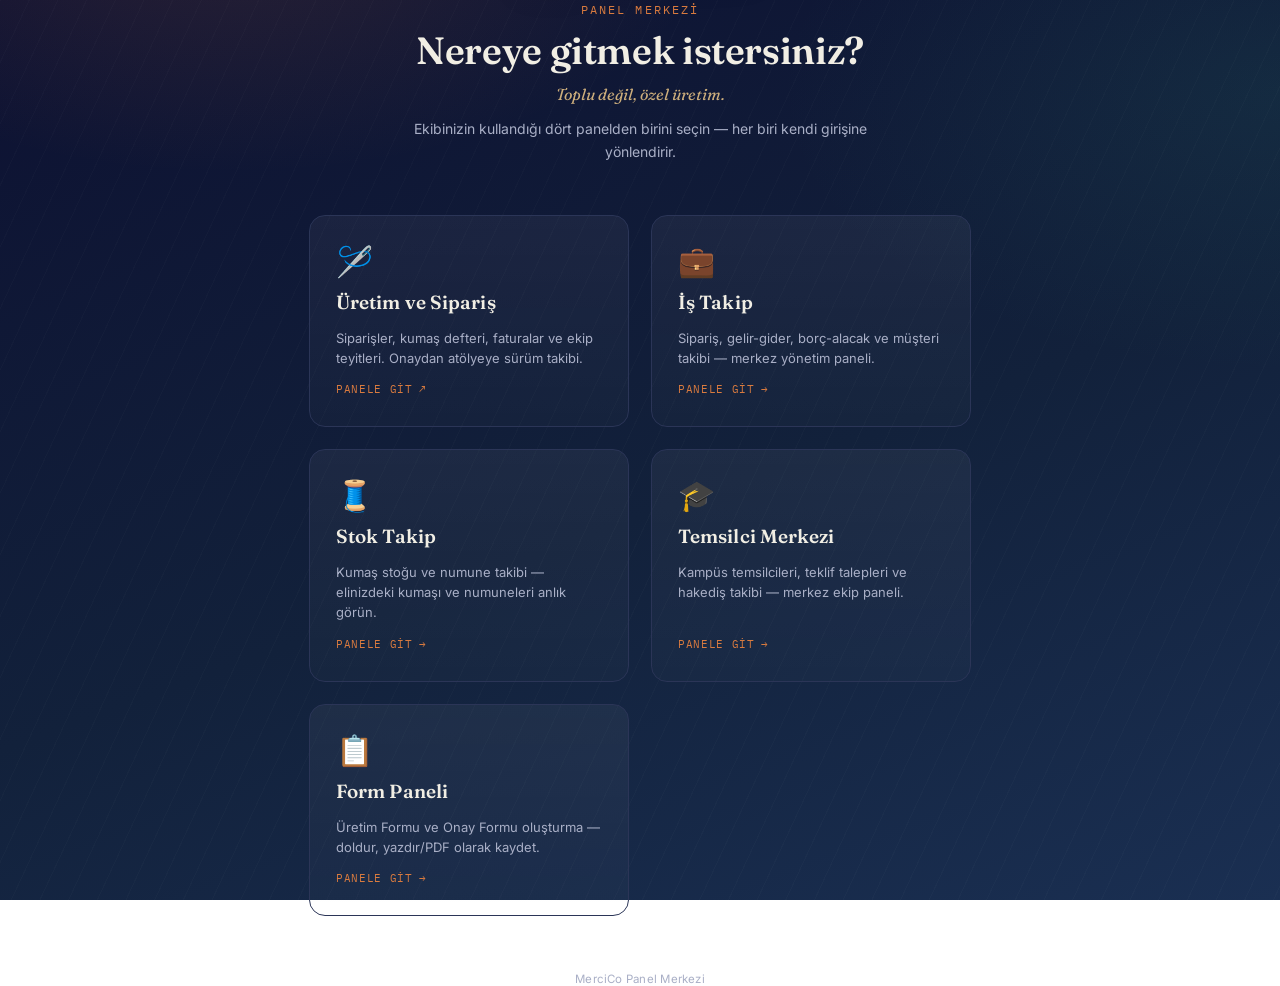
<file: hub.html>
<!DOCTYPE html>
<html lang="tr">
<head>
<meta charset="UTF-8">
<meta name="viewport" content="width=device-width, initial-scale=1.0">
<title>MerciCo — Panel Merkezi</title>
<link rel="preconnect" href="https://fonts.googleapis.com">
<link href="https://fonts.googleapis.com/css2?family=Fraunces:opsz,wght@9..144,400;9..144,500;9..144,600;9..144,700&family=Inter:wght@400;500;600&family=IBM+Plex+Mono:wght@400;500;600&display=swap" rel="stylesheet">
<style>
  :root{
    --navy-deep:#0D1132;
    --navy:#12213B;
    --navy2:#1A2F52;
    --ink:#F1EEE4;
    --ink-dim:#A9AFC6;
    --orange:#D97B3F;
    --teal:#2E8F7C;
    --gold:#CDAE7C;
    --line:#2B3557;
  }
  *{box-sizing:border-box;}
  html,body{height:100%;}
  body{
    margin:0;
    color:var(--ink);
    font-family:'Inter',sans-serif;
    min-height:100vh;
    display:flex;
    flex-direction:column;
    align-items:center;
    justify-content:center;
    padding:48px 24px;
    background:
      radial-gradient(900px 480px at 18% -10%, rgba(217,123,63,.14), transparent 55%),
      radial-gradient(1000px 560px at 100% 10%, rgba(46,143,124,.12), transparent 50%),
      linear-gradient(160deg, var(--navy-deep) 0%, var(--navy) 55%, var(--navy2) 100%);
    background-attachment:fixed;
    position:relative;
    overflow-x:hidden;
  }
  /* faint stitch-line texture */
  body::before{
    content:"";
    position:fixed; inset:0;
    background-image:
      repeating-linear-gradient(115deg, rgba(255,255,255,.02) 0px, rgba(255,255,255,.02) 1px, transparent 1px, transparent 26px);
    pointer-events:none;
  }
 
  .hero{
    text-align:center;
    max-width:640px;
    margin-bottom:52px;
    position:relative;
    z-index:1;
  }
  .hero img{
    height:64px;
    width:auto;
    margin-bottom:20px;
    filter:drop-shadow(0 6px 18px rgba(0,0,0,.35));
  }
  .eyebrow{
    font-family:'IBM Plex Mono',monospace;
    font-size:11.5px;
    letter-spacing:.18em;
    text-transform:uppercase;
    color:var(--orange);
    margin:0 0 10px;
  }
  h1{
    font-family:'Fraunces',serif;
    font-weight:600;
    font-size:clamp(28px,4vw,38px);
    margin:0 0 10px;
    letter-spacing:-.01em;
  }
  .tagline{
    font-family:'Fraunces',serif;
    font-style:italic;
    font-size:16px;
    color:var(--gold);
    margin:0 0 6px;
  }
  .sub{
    color:var(--ink-dim);
    font-size:14px;
    line-height:1.6;
    max-width:460px;
    margin:14px auto 0;
  }
 
  .grid{
    display:grid;
    grid-template-columns:repeat(2, minmax(260px, 320px));
    gap:22px;
    position:relative;
    z-index:1;
    width:100%;
    max-width:960px;
    justify-content:center;
  }
  .card{
    display:flex;
    flex-direction:column;
    gap:14px;
    background:linear-gradient(180deg, rgba(255,255,255,.05), rgba(255,255,255,.02));
    border:1px solid var(--line);
    border-radius:16px;
    padding:30px 26px;
    text-decoration:none;
    color:var(--ink);
    position:relative;
    overflow:hidden;
    transition:transform .22s ease, border-color .22s ease, box-shadow .22s ease;
  }
  .card::before{
    content:"";
    position:absolute; left:0; top:0; right:0; height:3px;
    background:linear-gradient(90deg, var(--orange), var(--teal));
    transform:scaleX(0);
    transform-origin:left;
    transition:transform .3s ease;
  }
  .card:hover{
    transform:translateY(-5px);
    border-color:rgba(217,123,63,.45);
    box-shadow:0 16px 40px rgba(0,0,0,.35), 0 0 0 1px rgba(217,123,63,.08);
  }
  .card:hover::before{ transform:scaleX(1); }
  .card .icon{
    font-size:30px;
    line-height:1;
  }
  .card h2{
    font-family:'Fraunces',serif;
    font-size:19px;
    font-weight:600;
    margin:0;
    letter-spacing:.005em;
  }
  .card p{
    font-size:13px;
    color:var(--ink-dim);
    line-height:1.55;
    margin:0;
    flex:1;
  }
  .card .go{
    font-family:'IBM Plex Mono',monospace;
    font-size:11px;
    letter-spacing:.06em;
    text-transform:uppercase;
    color:var(--orange);
    display:flex;
    align-items:center;
    gap:6px;
  }
  .card .go .arrow{ transition:transform .2s ease; }
  .card:hover .go .arrow{ transform:translateX(4px); }
 
  footer{
    margin-top:56px;
    font-size:11.5px;
    color:var(--ink-dim);
    text-align:center;
    position:relative;
    z-index:1;
    letter-spacing:.02em;
  }
 
  @media (max-width:820px){
    .grid{ grid-template-columns:1fr; max-width:340px; }
  }
</style>
</head>
<body>
 
  <div class="hero">
    <img src="[data-uri]" alt="MerciCo">
    <p class="eyebrow">Panel Merkezi</p>
    <h1>Nereye gitmek istersiniz?</h1>
    <p class="tagline">Toplu değil, özel üretim.</p>
    <p class="sub">Ekibinizin kullandığı dört panelden birini seçin — her biri kendi girişine yönlendirir.</p>
  </div>
 
  <div class="grid">
    <a class="card" href="uretim.html">
      <div class="icon">🪡</div>
      <h2>Üretim ve Sipariş</h2>
      <p>Siparişler, kumaş defteri, faturalar ve ekip teyitleri. Onaydan atölyeye sürüm takibi.</p>
      <div class="go">Panele git <span class="arrow">↗</span></div>
    </a>
    <a class="card" href="https://cihan-code.github.io/merci-tekstil-panel/" target="_blank" rel="noopener">
      <div class="icon">💼</div>
      <h2>İş Takip</h2>
      <p>Sipariş, gelir-gider, borç-alacak ve müşteri takibi — merkez yönetim paneli.</p>
      <span class="go">Panele git <span class="arrow">→</span></span>
    </a>
 
    <a class="card" href="https://cihan-code.github.io/merci-tekstil-panel/stok.html" target="_blank" rel="noopener">
      <div class="icon">🧵</div>
      <h2>Stok Takip</h2>
      <p>Kumaş stoğu ve numune takibi — elinizdeki kumaşı ve numuneleri anlık görün.</p>
      <span class="go">Panele git <span class="arrow">→</span></span>
    </a>
 
    <a class="card" href="https://mercico-panel.onrender.com/merkez.html" target="_blank" rel="noopener">
      <div class="icon">🎓</div>
      <h2>Temsilci Merkezi</h2>
      <p>Kampüs temsilcileri, teklif talepleri ve hakediş takibi — merkez ekip paneli.</p>
      <span class="go">Panele git <span class="arrow">→</span></span>
    </a>
 
    <a class="card" href="https://cihan-code.github.io/merci-tekstil-panel/form-panel.html" target="_blank" rel="noopener">
      <div class="icon">📋</div>
      <h2>Form Paneli</h2>
      <p>Üretim Formu ve Onay Formu oluşturma — doldur, yazdır/PDF olarak kaydet.</p>
      <span class="go">Panele git <span class="arrow">→</span></span>
    </a>
  </div>
 
  <footer>MerciCo Panel Merkezi</footer>
 
</body>
</html>
</file>
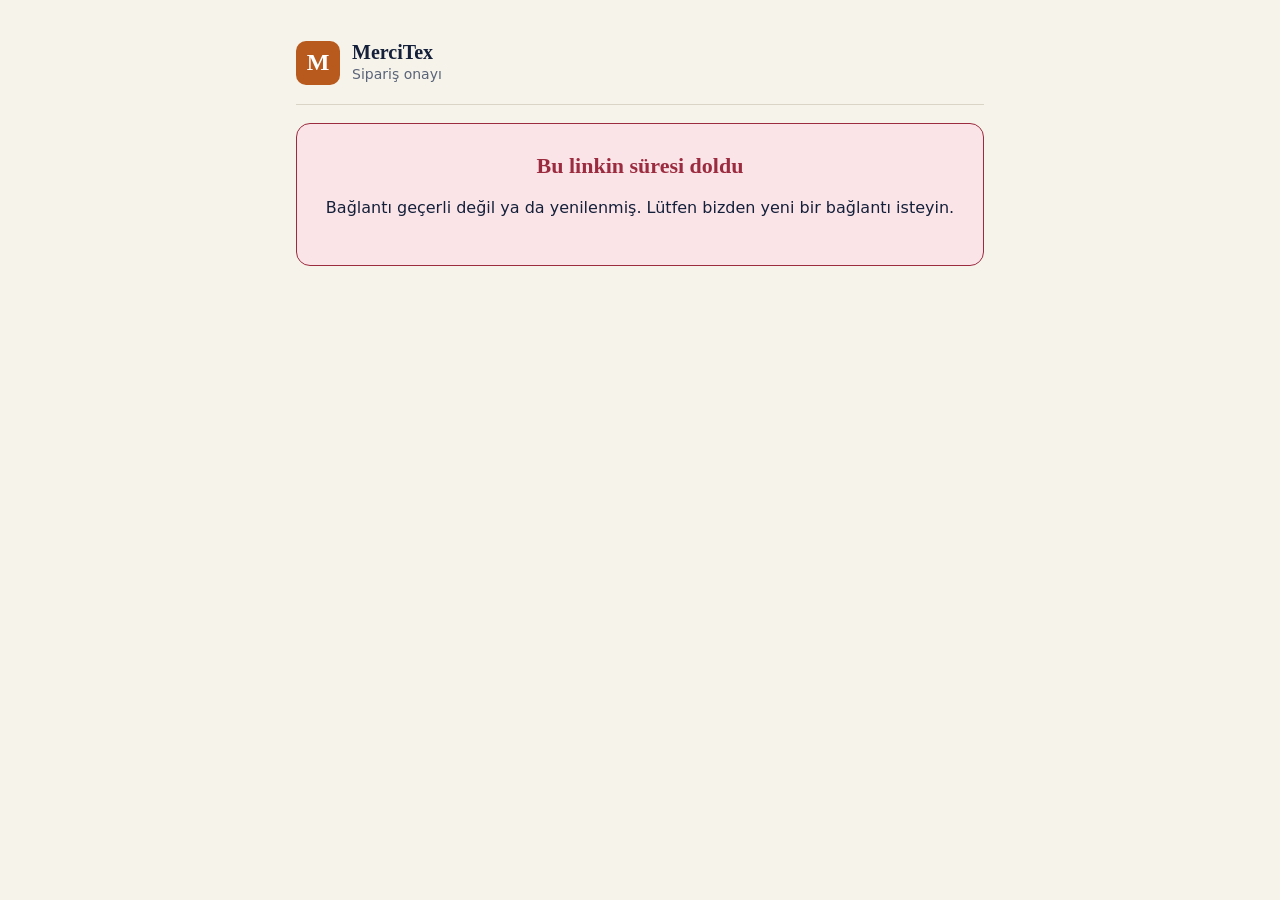
<file: onay.html>
<!doctype html>
<html lang="tr">
<head>
<meta charset="utf-8">
<meta name="viewport" content="width=device-width, initial-scale=1">
<meta name="referrer" content="no-referrer">
<meta name="robots" content="noindex, nofollow">
<meta name="color-scheme" content="light dark">
<title>Sipariş onayı — MerciTex</title>
<link rel="stylesheet" href="assets/onay.css">
<script defer src="assets/onay.js"></script>
</head>
<body>
<main id="onay-root" class="onay" aria-live="polite">
  <header class="onay-head"><span class="onay-logo" aria-hidden="true">M</span><div><div class="onay-brand">MerciTex</div><div class="onay-sub">Sipariş onayı</div></div></header>
  <p class="onay-loading">Yükleniyor…</p>
</main>
<noscript><p style="padding:16px">Siparişinizi görüntülemek için JavaScript'i etkinleştirin.</p></noscript>
</body>
</html>
</file>
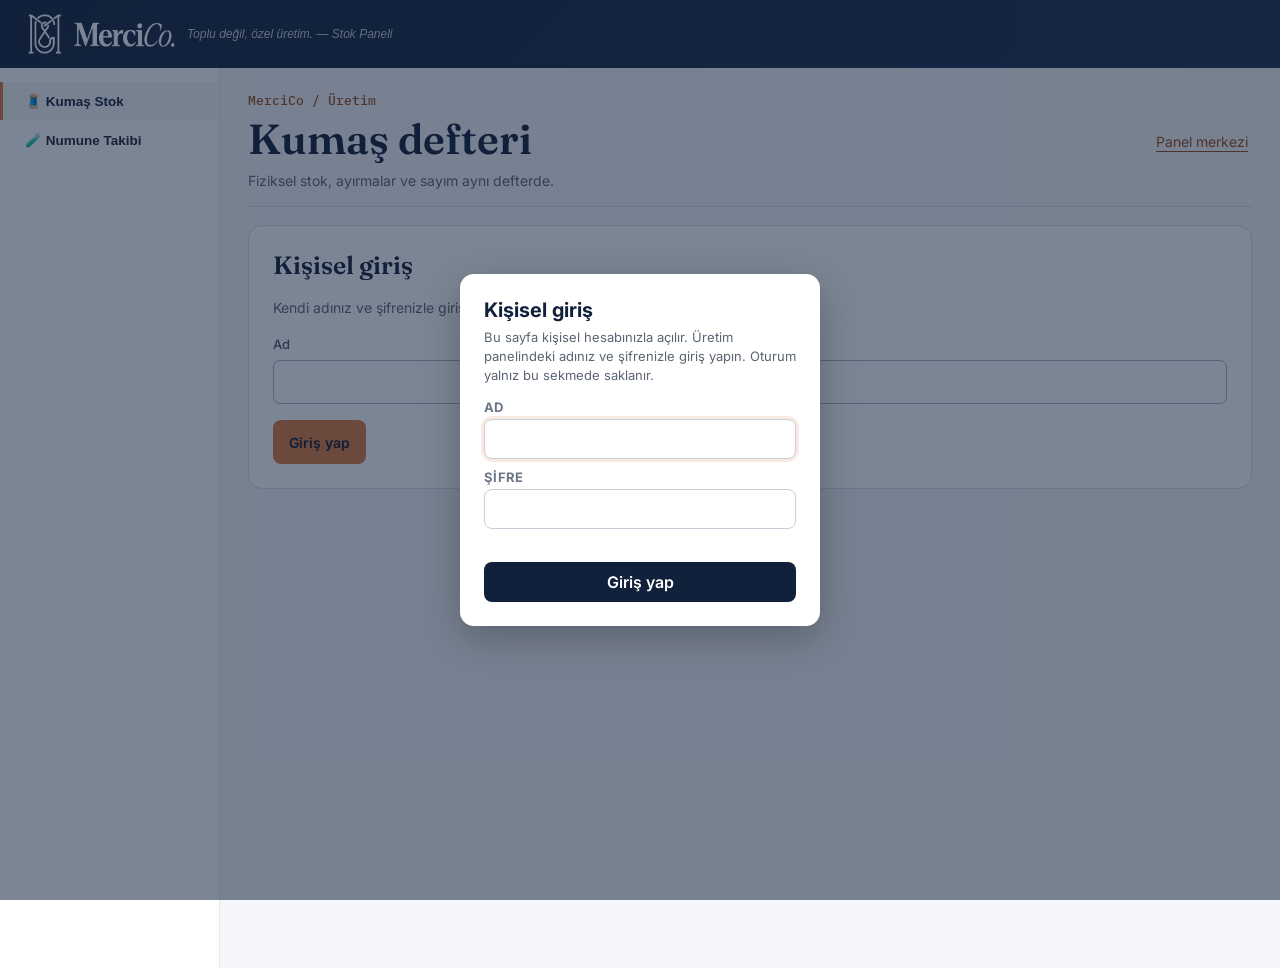
<file: stok.html>
<!DOCTYPE html>
<html lang="tr">
<head>
<meta charset="UTF-8">
<meta name="viewport" content="width=device-width, initial-scale=1.0">
<title>Mercitex — Stok Paneli</title>
<style>
:root {
  --navy: #12213b; --navy2: #1a2f52; --accent: #d97b3f; --accent2: #2e8f7c;
  --bg: #f4f6fa; --card: #ffffff; --text: #1c2530; --muted: #6b7686;
  --border: #e4e8f0; --red: #c0392b; --green: #1f9d64;
}
* { box-sizing: border-box; }
html, body { max-width:100%; overflow-x:hidden; }
body { margin:0; font-family: -apple-system, BlinkMacSystemFont, "Segoe UI", Roboto, Arial, sans-serif; background: var(--bg); color: var(--text); }

header.top { background: linear-gradient(135deg, var(--navy), var(--navy2)); color: #fff; padding: 14px 28px; display:flex; justify-content:space-between; align-items:center; flex-wrap:wrap; gap:10px; }
.brand { display:flex; align-items:center; gap:12px; }
.header-left { display:flex; align-items:center; gap:14px; }
.header-right { display:flex; align-items:center; gap:10px; flex-shrink:0; }
.sync-status { font-size:11.5px; color:#fff; opacity:.85; white-space:nowrap; }
.btn-ghost { color:#fff; border:1px solid rgba(255,255,255,0.4); padding:6px 14px; border-radius:8px; text-decoration:none; font-size:12.5px; background:none; cursor:pointer; }
.btn-ghost:hover { background: rgba(255,255,255,0.12); }
.logo-combo { height:40px; display:flex; align-items:center; }
.logo-combo img { height:100%; width:auto; object-fit:contain; }
header.top .brand-text { display:flex; flex-direction:column; gap:2px; }
header.top .sub { font-size: 12px; opacity:0.75; font-style:italic; }
.hamburger-btn { display:none; background:none; border:1px solid rgba(255,255,255,0.4); color:#fff; width:38px; height:38px; border-radius:8px; font-size:18px; cursor:pointer; align-items:center; justify-content:center; flex-shrink:0; }

.app-body { display:flex; align-items:flex-start; }
.sidebar { width:220px; flex-shrink:0; background:#fff; border-right:1px solid var(--border); position:sticky; top:0; height:100vh; z-index:70; transition:transform .25s ease; display:flex; flex-direction:column; overflow:hidden; }
.sidebar-scroll { flex:1; min-height:0; overflow-y:auto; }
.sidebar-head { display:none; }
nav.tabs { display:flex; flex-direction:column; gap:1px; padding: 14px 0; }
nav.tabs button { border:none; background:none; text-align:left; padding:11px 22px; font-size:13.5px; font-weight:600; color:var(--text); cursor:pointer; white-space:nowrap; border-left: 3px solid transparent; width:100%; }
nav.tabs button.active { color: var(--navy); background:#f4f6fa; border-left-color: var(--accent); }
nav.tabs button:hover { color: var(--navy); background:#f8f9fc; }

main { flex:1; min-width:0; padding: 24px 28px 60px; }
.sidebar-backdrop { display:none; position:fixed; inset:0; background:rgba(18,33,59,0.5); z-index:65; }
.sidebar-backdrop.open { display:block; }

@media (max-width: 900px) {
  .hamburger-btn { display:flex; }
  .app-body { position:relative; }
  .sidebar {
    position:fixed; top:0; left:0; height:100vh; width:280px; max-width:84vw;
    box-shadow: 4px 0 24px rgba(18,33,59,0.18); transform:translateX(-100%);
    border-top-right-radius:18px; border-bottom-right-radius:18px;
  }
  .sidebar.open { transform:translateX(0); }
  .sidebar-head {
    display:flex; align-items:center; justify-content:space-between; gap:10px;
    background: linear-gradient(135deg, var(--navy), var(--navy2)); color:#fff;
    padding:16px 14px 14px; flex-shrink:0; border-top-right-radius:18px;
  }
  .sidebar-head-brand { display:flex; align-items:center; gap:10px; min-width:0; }
  .sidebar-head-logo { height:34px; width:34px; flex-shrink:0; }
  .sidebar-head-logo img { height:100%; width:auto; object-fit:contain; }
  .sidebar-head-title { font-size:14px; font-weight:700; letter-spacing:0.3px; white-space:nowrap; }
  .sidebar-close-btn { background:none; border:1px solid rgba(255,255,255,0.4); color:#fff; width:30px; height:30px; border-radius:8px; font-size:13px; cursor:pointer; flex-shrink:0; }
}
@media (max-width: 600px) {
  header.top { padding:9px 10px; gap:6px; }
  header.top .sub { display:none; }
  .brand .logo { height:36px; width:36px; }
  main { padding:14px 12px 40px; }
  .page-header h2 { font-size:16.5px; }
  table.data-table { font-size:11.8px; }
  table.data-table th, table.data-table td { padding:7px 8px; }
  .kpi-card { padding:12px 14px; }
  .kpi-card .value { font-size:18px; }
  .btn { padding:8px 14px; font-size:13px; }
  .modal-box { padding:18px 16px; }
}

.view { display:none; }
.view.active { display:block; animation: fade .2s ease; }
@keyframes fade { from {opacity:0;} to {opacity:1;} }

.page-header { display:flex; justify-content:space-between; align-items:center; margin-bottom:18px; flex-wrap:wrap; gap:10px; }
.page-header h2 { margin:0; font-size:19px; color:var(--navy); }
.page-header .sub-desc { font-size:13px; color:var(--muted); margin:4px 0 0; max-width:640px; line-height:1.5; }

.btn { display:inline-block; background: var(--accent); color:#fff; border:none; padding:9px 18px; border-radius:8px; font-size:13.5px; font-weight:600; text-decoration:none; cursor:pointer; }
.btn:hover { opacity:0.92; }
.btn.secondary { background: var(--navy); }
.btn.danger { background: var(--red); }
.btn.green { background: var(--green); }
.btn.ghost { background:none; border:1px solid var(--border); color:var(--muted); }
.btn.ghost:hover { color:var(--navy); border-color:var(--navy); opacity:1; }
.btn.small { padding:5px 12px; font-size:12px; }
.btn:disabled { background:#c9ccd4; cursor:not-allowed; opacity:.7; }

.kpi-grid { display:grid; grid-template-columns: repeat(auto-fit, minmax(170px, 1fr)); gap:14px; margin-bottom: 22px; }
.kpi-card { background: var(--card); border:1px solid var(--border); border-radius:12px; padding:16px 18px; box-shadow: 0 1px 3px rgba(20,30,60,0.04); }
.kpi-card .label { font-size:11.5px; color:var(--muted); font-weight:600; text-transform:uppercase; letter-spacing:0.3px; margin-bottom:6px; }
.kpi-card .value { font-size:21px; font-weight:700; color:var(--navy); }

.panel-box { background: var(--card); border:1px solid var(--border); border-radius:12px; padding:18px 20px; margin-bottom:22px; box-shadow: 0 1px 3px rgba(20,30,60,0.04); }
.panel-box h3 { margin:0 0 4px; font-size:15.5px; color: var(--navy); }
.panel-box .desc { font-size:13px; color:var(--muted); margin:0 0 16px; line-height:1.55; }

.form-row { display:grid; grid-template-columns: repeat(auto-fit, minmax(150px,1fr)); gap:14px; margin-bottom:16px; }
label { font-size:11.5px; font-weight:700; text-transform:uppercase; letter-spacing:0.3px; color:var(--muted); margin-bottom:6px; display:block; }
input, select { width:100%; padding:9px 11px; border:1px solid var(--border); border-radius:8px; font-size:13.5px; background:#fff; font-family:inherit; color:var(--text); }
input:focus, select:focus { outline:none; border-color:var(--accent); box-shadow:0 0 0 3px rgba(217,123,63,0.14); }

.table-wrap { overflow-x:auto; }
table.data-table { width:100%; border-collapse: collapse; font-size:12.8px; }
table.data-table th { text-align:left; padding:9px 10px; background:#f8f9fc; color:var(--navy); font-weight:700; border-bottom:2px solid var(--border); white-space:nowrap; }
table.data-table td { padding:9px 10px; border-bottom:1px solid var(--border); vertical-align:middle; }
table.data-table tr:hover td { background:#fbfbfe; }
.num { font-variant-numeric: tabular-nums; text-align:right; }

.badge { display:inline-block; padding:3px 10px; border-radius:20px; font-size:11px; font-weight:700; white-space:nowrap; }
.badge.green { background:#e5f6ed; color:var(--green); }
.badge.red { background:#fbeae8; color:var(--red); }
.badge.orange { background:#fdf0e4; color:var(--accent); }
.badge.gray { background:#eef0f4; color:var(--muted); }

.swatch-name { display:flex; align-items:center; gap:8px; font-weight:600; color:var(--navy); }
.swatch-dot { width:15px; height:15px; border-radius:50%; flex-shrink:0; border:1px solid rgba(0,0,0,0.15); }
.swatch-dot.low { box-shadow:0 0 0 2px var(--red); }
.color-cell { display:flex; align-items:center; gap:7px; }

.del-btn { background:none; border:none; color:var(--muted); cursor:pointer; font-size:15px; line-height:1; padding:4px; }
.del-btn:hover { color:var(--red); }
.empty { color:var(--muted); font-size:13.5px; padding:24px 0; text-align:center; font-style:italic; }
.hint { font-size:12px; color:var(--muted); margin-top:-8px; margin-bottom:16px; }

.swatch-picker { display:grid; grid-template-columns:repeat(auto-fill,minmax(28px,1fr)); gap:7px; margin-bottom:6px; max-width:420px; }
.swatch-opt { width:28px; height:28px; border-radius:50%; border:2px solid transparent; cursor:pointer; position:relative; }
.swatch-opt:hover { transform:scale(1.1); }
.swatch-opt.selected { border-color:var(--accent); box-shadow:0 0 0 2px #fff inset, 0 0 0 3px var(--accent); }
.swatch-opt[data-hex="FFFFFF"] { border-color:#b9bfcc; }
.selected-color-label { font-size:12px; color:var(--muted); margin:0 0 16px; }

.actions-cell { display:flex; gap:6px; flex-wrap:wrap; }

.modal-overlay { display:none; position:fixed; inset:0; background:rgba(18,33,59,0.5); z-index:80; align-items:flex-start; justify-content:center; overflow-y:auto; padding:60px 20px; }
.modal-overlay.active { display:flex; }
.modal-box { background:#fff; border-radius:14px; padding:26px 28px; width:100%; max-width:440px; max-height:88vh; overflow-y:auto; }
.modal-box h3 { margin-top:0; margin-bottom:4px; color:var(--navy); }
.modal-box .modal-sub { font-size:12.5px; color:var(--muted); margin-bottom:18px; }
.modal-actions { display:flex; gap:10px; margin-top:6px; }

footer.appfoot { text-align:center; font-size:11.5px; color:var(--muted); padding: 20px; }
</style>
<link href="https://fonts.googleapis.com/css2?family=Fraunces:opsz,wght@9..144,400;9..144,600&family=Inter:wght@400;500;600&family=IBM+Plex+Mono:wght@400;500&display=swap" rel="stylesheet">
<link rel="stylesheet" href="assets/uretim.css">
<script src="assets/session.js"></script>
<script defer src="assets/uretim.js"></script>
</head>
<body>

<header class="top">
  <div class="header-left">
  <button class="hamburger-btn" id="hamburgerBtn" type="button" aria-label="Menü">☰</button>
  <div class="brand">
    <div class="logo-combo"><img src="[data-uri]" alt="MerciCo"></div>
    <div class="brand-text">
      <div class="sub">Toplu değil, özel üretim. — Stok Paneli</div>
    </div>
  </div>
  </div>
  <div class="header-right">
    <span class="sync-status" id="syncStatus">🔄 Yükleniyor...</span>
    <button class="btn-ghost" id="refreshBtn" type="button">Yenile</button>
  </div>
</header>

<div class="sidebar-backdrop" id="sidebarBackdrop"></div>
<div class="app-body">
  <aside class="sidebar" id="sidebar">
    <div class="sidebar-head">
      <div class="sidebar-head-brand">
        <div class="sidebar-head-logo"><img src="[data-uri]" alt="Mercitex"></div>
        <div class="sidebar-head-title">Mercitex Paneli</div>
      </div>
      <button class="sidebar-close-btn" id="sidebarCloseBtn" type="button" aria-label="Menüyü kapat">✕</button>
    </div>
    <div class="sidebar-scroll">
      <nav class="tabs" id="tabs">
        <button data-view="stok" class="active">🧵 Kumaş Stok</button>
        <button data-view="numune">🧪 Numune Takibi</button>
      </nav>
    </div>
  </aside>

  <main>
    <!-- Kumaşın tek kaynağı yeni defterdir; numune eski stokdata akışını kullanır. -->
    <div class="view active" id="view-stok">
      <div id="production-root" class="production" data-mode="stock"></div>
    </div>

    <!-- NUMUNE TAKİBİ -->
    <div class="view" id="view-numune">
      <div class="page-header">
        <div><h2>🧪 Numune Takibi</h2><p class="sub-desc">Hangi numune elinizde, hangisi hangi müşteride — tek bakışta görün.</p></div>
      </div>

      <div class="panel-box">
        <h3>Yeni Numune Ekle</h3>
        <div class="form-row">
          <div><label>Numune Adı / Kodu</label><input type="text" id="s-name" placeholder="örn. Lacivert Hoodie Numunesi"></div>
          <div><label>Açıklama (kumaş, renk vb.)</label><input type="text" id="s-desc" placeholder="örn. Şardonlu polar, lacivert, M beden"></div>
          <div><label>Tarih</label><input type="date" id="s-date"></div>
        </div>
        <button class="btn" id="add-sample">Numuneyi Ekle</button>
      </div>

      <div class="kpi-grid">
        <div class="kpi-card"><div class="label">Toplam Numune</div><div class="value" id="s-tot-count">0</div></div>
        <div class="kpi-card"><div class="label">Şu An Elde</div><div class="value" id="s-tot-inhand">0</div></div>
        <div class="kpi-card"><div class="label">Müşteride</div><div class="value" id="s-tot-out">0</div></div>
      </div>

      <div class="panel-box">
        <h3 style="margin-bottom:14px;">Numune Durumu</h3>
        <div class="table-wrap">
        <table class="data-table">
          <thead><tr><th>Numune</th><th>Açıklama</th><th>Durum</th><th>Son Hareket</th><th>İşlem</th></tr></thead>
          <tbody id="sample-rows"></tbody>
        </table>
        </div>
        <div id="sample-empty" class="empty" style="display:none;">Henüz numune eklenmedi.</div>
      </div>

      <div class="panel-box">
        <h3 style="margin-bottom:14px;">Numune Hareket Geçmişi</h3>
        <div class="table-wrap">
        <table class="data-table">
          <thead><tr><th>Tarih</th><th>Numune</th><th>İşlem</th><th>Müşteri</th><th>Not</th><th></th></tr></thead>
          <tbody id="sample-move-rows"></tbody>
        </table>
        </div>
        <div id="sample-move-empty" class="empty" style="display:none;">Henüz numune hareketi kaydedilmedi.</div>
      </div>
    </div>

    <footer class="appfoot">Mercitex Stok Paneli</footer>
  </main>
</div>

<!-- MODAL: Numune hızlı hareket -->
<div class="modal-overlay" id="modal-numune">
  <div class="modal-box">
    <h3 id="nm-title">Müşteriye Ver</h3>
    <div class="modal-sub" id="nm-sub"></div>
    <div class="form-row" style="grid-template-columns:1fr;">
      <div id="nm-customer-wrap">
        <label>Müşteri</label>
        <input type="text" id="nm-customer" list="nm-customer-list" placeholder="örn. İTÜ Voleybol Kulübü">
        <datalist id="nm-customer-list"></datalist>
      </div>
      <div><label>Tarih</label><input type="date" id="nm-date"></div>
      <div><label>Not (ops.)</label><input type="text" id="nm-note"></div>
    </div>
    <div class="modal-actions">
      <button class="btn" id="nm-save">Kaydet</button>
      <button class="btn ghost" id="nm-cancel">İptal</button>
    </div>
  </div>
</div>

<script>
const PALETTES = {"standart": ["CE0058", "009ACE", "00358C", "FFFFFF", "69A6E7", "000000", "DB0016", "FFCD00", "FF7500", "7E8081", "B9BABC", "78141E", "EFD19F", "252042", "FFA3B5", "F4F3E9", "5C3D31", "3D441E", "004680", "D14124", "54585A", "009B77", "563D82", "073D23", "C0A392", "FFA300", "9E6A38", "FAAA8D", "C88242", "AADB1E", "007C58", "9373A4", "B9DCD2", "4D4733", "BEC6C4", "DDCBA4"], "polo": ["FFFFFF", "CE0058", "5D94A0", "A80011", "000000", "78141E", "EFD19F", "252042", "FF7500", "FFA3B5", "00358C", "FFCD00", "AADB1E", "899064", "004680", "BCBCBE", "F2E8C9", "563D82", "009ACE", "087058", "3D441E", "54585A", "D6BFDD", "F8E08E", "C4BFB6", "5C3D31", "746661", "073D23", "A08AAC", "808284", "DB0016", "7EDDD3", "F4364C", "42704D", "00A3E1", "F4F3E9"], "tisort": ["A80011", "FFFFFF", "00358C", "BBBCBE", "FFCD00", "78141E", "B1C9E8", "009ACE", "FF7500", "E31C79", "F4F3E9", "000000", "A08AAC", "252042", "C4BFB6", "DDCBA4", "7E8081", "3D441E", "899064", "EFD19F", "D14124", "F2E8C9", "FFA3B5", "009B77", "5C3D31", "899064", "F8E08E", "004680", "563D82", "00B74F", "C2E189", "FFA300", "4D4733", "073D23", "DB0016", "7EDDD3"]};
const KARTELA_LABELS = { standart: 'Standart Kartela', tisort: 'Tişört Kartelası', polo: 'Polo Yaka Kartelası' };
const API_BASE = "https://erci-materials-api.onrender.com";
// Sayfa sabit API anahtarı TAŞIMAZ (depo herkese açık). Numune verisi kişi oturumuyla okunur ve yazılır;
// oturum uretim.js ile aynı sessionStorage kaydıdır (assets/session.js).
function stokAuthHeaders(extra){ return Object.assign(MerciSession.headers(API_BASE), extra || {}); }
let STOK_AUTH_WAIT = false;   // kişisel giriş bekleniyor: okuma/kayıt girişten sonra
let STOK_LOADED = false;      // sunucudan en az bir kez veri okundu
// Oturum yok ya da 401: giriş iste. Girişten sonra bekleyen kayıt gönderilir; hiç veri okunmadıysa sayfa
// yenilenir (kumaş bölümü de oturumu görsün), yoksa veri yeniden okunur.
function stokRequireLogin(){
  setSyncStatus('login');
  if(STOK_AUTH_WAIT) return;
  STOK_AUTH_WAIT = true;
  MerciSession.requireLogin(API_BASE).then(()=>{
    STOK_AUTH_WAIT = false;
    if(STOK_DIRTY){ STOK_RETRY_N = 0; runStokSave(); }
    else if(!STOK_LOADED) location.reload();
    else loadState({ force: true });
  });
}
function stokSessionLost(){ MerciSession.clear(); stokRequireLogin(); }
let state = { fabrics: [], movements: [], samples: [], sampleMovements: [] };
let selectedFabricColor = null;
let kmContext = null; // {fabricId, type}
let nmContext = null; // {sampleId}

// info: 'ok' durumunda sunucu damgası, 'error' durumunda hata kodu (ör. STOK-001).
function setSyncStatus(kind, info){
  const el = document.getElementById('syncStatus');
  if(!el) return;
  if(kind === 'loading') el.textContent = '🔄 Yükleniyor...';
  else if(kind === 'saving') el.textContent = '🔄 Kaydediliyor...';
  else if(kind === 'pending') el.textContent = '🟡 Kaydedilmedi — bekliyor';
  else if(kind === 'ok') el.textContent = '🟢 Kayıtlı' + (info ? (' · ' + new Date(info).toLocaleTimeString('tr-TR')) : '');
  else if(kind === 'login') el.textContent = '🔐 Giriş gerekli';
  else el.textContent = '🔴 Kaydedilmedi' + (info ? (' · ' + info) : '') + ' — tekrar denenecek';
  el.title = STOK_LAST_ERROR
    ? ('Son hata kodu: ' + STOK_LAST_ERROR.code + '\n' + STOK_LAST_ERROR.msg + '\n' + new Date(STOK_LAST_ERROR.at).toLocaleString('tr-TR'))
    : 'Bulut kayıt durumu';
}
// Stok sayfası hata kodları — ana paneldeki sistemin küçük kardeşi.
// STOK-001 ağ · STOK-002 zaman aşımı · STOK-003 sunucu hatası · STOK-004 okuma hatası
let STOK_LAST_ERROR = null;
function stokError(code, msg, detail){
  STOK_LAST_ERROR = { code: code, msg: msg, detail: String(detail || ''), at: new Date().toISOString() };
  try { console.error('[' + code + '] ' + msg, detail); } catch(e){}
  try {
    const KEY = 'merciPanelErrors_v1';   // ana panelle AYNI kayıt defteri
    const list = JSON.parse(localStorage.getItem(KEY) || '[]');
    list.unshift({ code: code, msg: msg, detail: String(detail || '').slice(0,400), at: STOK_LAST_ERROR.at, view: 'stok', user: '' });
    localStorage.setItem(KEY, JSON.stringify(list.slice(0, 60)));
  } catch(e){}
  return code;
}

// KRİTİK: bu tazeleme eskiden "kaydedilmemiş değişiklik var mı" diye bakmadan yerel
// veriyi sunucudakiyle DEĞİŞTİRİYORDU. Kaydet'ten hemen sonra (500 ms gecikme + istek
// süresi içinde) gelen 20 sn'lik tur, yeni girilen kaydı siliyordu. Artık bekleyen kayıt
// varken tazeleme atlanır ve bunun yerine kayıt tekrar denenir.
async function loadState(opts){
  opts = opts || {};
  if(STOK_AUTH_WAIT) return;
  if(!opts.force && (STOK_DIRTY || STOK_INFLIGHT)){ saveState(); return; }
  if(!MerciSession.read(API_BASE)){ stokRequireLogin(); return; }
  setSyncStatus('loading');
  try{
    const controller = new AbortController();
    const timer = setTimeout(()=> controller.abort(), 30000);
    const res = await fetch(API_BASE + '/api/stokdata', { headers: stokAuthHeaders(), signal: controller.signal });
    clearTimeout(timer);
    if(res.ok){
      const json = await res.json();
      if(STOK_DIRTY || STOK_INFLIGHT){ setSyncStatus('pending'); return; }   // istek sürerken düzenleme yapılmış
      if(json && json.data){
        state = Object.assign({fabrics:[],movements:[],samples:[],sampleMovements:[]}, json.data);
      }
      STOK_LOADED = true;
      STOK_LAST_ERROR = null;
      setSyncStatus('ok', json.updatedAt);
    } else if(res.status === 401){
      stokSessionLost();
    } else {
      let srv = '';
      try { const j = await res.json(); srv = (j && j.code) ? j.code : ''; } catch(e){}
      setSyncStatus('error', stokError('STOK-004', 'Stok verisi okunamadı (HTTP ' + res.status + ')', srv));
    }
  }catch(e){
    setSyncStatus('error', stokError(e && e.name === 'AbortError' ? 'STOK-002' : 'STOK-001', 'Stok verisi okunamadı', e && e.message));
  }
  renderAll();
}

let saveTimer = null;
let STOK_DIRTY = false;
let STOK_INFLIGHT = false;
let STOK_PENDING_AGAIN = false;
let STOK_RETRY_N = 0;
let STOK_RETRY_TIMER = null;
const STOK_RETRY_STEPS = [2000, 5000, 10000, 20000, 30000, 60000];

async function saveState(){
  STOK_DIRTY = true;
  if(STOK_INFLIGHT){ STOK_PENDING_AGAIN = true; return; }
  setSyncStatus('pending');
  clearTimeout(saveTimer);
  return new Promise((resolve)=>{
    saveTimer = setTimeout(async ()=>{ await runStokSave(); resolve(); }, 500);
  });
}

async function runStokSave(){
  if(STOK_INFLIGHT){ STOK_PENDING_AGAIN = true; return; }
  if(STOK_AUTH_WAIT) return;                                        // girişten sonra gönderilir
  if(!MerciSession.read(API_BASE)){ stokRequireLogin(); return; }   // veri "kaydedilmedi" kalır
  clearTimeout(STOK_RETRY_TIMER);
  STOK_INFLIGHT = true;
  STOK_PENDING_AGAIN = false;
  setSyncStatus('saving');
  const controller = new AbortController();
  const timer = setTimeout(()=> controller.abort(), 45000);
  let res = null, netErr = null;
  try{
    res = await fetch(API_BASE + '/api/stokdata', {
      method: 'POST',
      headers: stokAuthHeaders({ 'Content-Type':'application/json' }),
      body: JSON.stringify({ data: state }),
      signal: controller.signal
    });
  }catch(e){ netErr = e; }
  clearTimeout(timer);
  STOK_INFLIGHT = false;

  if(netErr){
    scheduleStokRetry(netErr.name === 'AbortError' ? 'STOK-002' : 'STOK-001', 'Stok kaydı sunucuya gönderilemedi', netErr.message);
    return;
  }
  if(res.ok){
    const json = await res.json().catch(()=>null);
    STOK_RETRY_N = 0;
    STOK_LAST_ERROR = null;
    if(STOK_PENDING_AGAIN){ setSyncStatus('pending'); clearTimeout(saveTimer); saveTimer = setTimeout(runStokSave, 500); }
    else { STOK_DIRTY = false; setSyncStatus('ok', json && json.updatedAt); }
    return;
  }
  if(res.status === 401){ stokSessionLost(); return; }   // veri bu cihazda kalır; girişten sonra gönderilir
  let srv = '';
  try { const j = await res.json(); srv = (j && j.code) ? j.code : ''; } catch(e){}
  scheduleStokRetry('STOK-003', 'Sunucu stok kaydını reddetti (HTTP ' + res.status + ')', srv);
}

function scheduleStokRetry(code, msg, detail){
  STOK_RETRY_N++;
  const wait = STOK_RETRY_STEPS[Math.min(STOK_RETRY_N - 1, STOK_RETRY_STEPS.length - 1)];
  stokError(code, msg + ' — veri bu cihazda duruyor, ' + Math.round(wait/1000) + ' sn sonra tekrar denenecek (deneme ' + STOK_RETRY_N + ')', detail);
  setSyncStatus('error', code);
  clearTimeout(STOK_RETRY_TIMER);
  STOK_RETRY_TIMER = setTimeout(runStokSave, wait);
}

window.addEventListener('online', ()=>{ if(STOK_DIRTY){ STOK_RETRY_N = 0; runStokSave(); } });
window.addEventListener('beforeunload', (e)=>{ if(!STOK_DIRTY) return; e.preventDefault(); e.returnValue = ''; return ''; });

function uid(){ return Math.random().toString(36).slice(2,10); }
function fmtNum(n){ return new Intl.NumberFormat('tr-TR',{maximumFractionDigits:1}).format(n); }
function fmtTL(n){ return new Intl.NumberFormat('tr-TR',{maximumFractionDigits:0}).format(n) + " TL"; }
function escapeHtml(str){ const d=document.createElement('div'); d.textContent=str==null?"":str; return d.innerHTML; }
function today(){ return new Date().toISOString().slice(0,10); }

function remainingStock(fabricId){
  let total = 0;
  for(const m of state.movements){
    if(m.fabricId !== fabricId) continue;
    total += (m.type === "Giriş" ? 1 : -1) * m.qty;
  }
  return total;
}
function getFabric(id){ return state.fabrics.find(f=>f.id===id); }
function fabricName(id){ const f = getFabric(id); return f ? f.name : "(silinmiş kumaş)"; }
function fabricUnit(id){ const f = getFabric(id); return f ? f.unit : ""; }

/* ---------- NAV / SIDEBAR ---------- */
document.querySelectorAll('#tabs button[data-view]').forEach(btn=>{
  btn.addEventListener('click', ()=>{
    document.querySelectorAll('#tabs button[data-view]').forEach(b=>b.classList.remove('active'));
    document.querySelectorAll('.view').forEach(p=>p.classList.remove('active'));
    btn.classList.add('active');
    document.getElementById('view-'+btn.dataset.view).classList.add('active');
    closeSidebar();
  });
});
function openSidebar(){ document.getElementById('sidebar').classList.add('open'); document.getElementById('sidebarBackdrop').classList.add('open'); }
function closeSidebar(){ document.getElementById('sidebar').classList.remove('open'); document.getElementById('sidebarBackdrop').classList.remove('open'); }
document.getElementById('hamburgerBtn').addEventListener('click', openSidebar);
document.getElementById('sidebarCloseBtn').addEventListener('click', closeSidebar);
document.getElementById('sidebarBackdrop').addEventListener('click', closeSidebar);

/* ---------- NUMUNE ---------- */
function sampleStatus(sampleId){
  const moves = state.sampleMovements.filter(m=>m.sampleId===sampleId).sort((a,b)=> (a.date||"").localeCompare(b.date||"") || 0);
  const last = moves[moves.length-1];
  if(!last || last.action === 'İade Alındı') return { inHand:true, customer:null, lastDate: last ? last.date : null };
  return { inHand:false, customer:last.customer, lastDate:last.date };
}
function renderSamples(){
  const tbody = document.getElementById('sample-rows');
  const empty = document.getElementById('sample-empty');
  tbody.innerHTML = "";
  empty.style.display = state.samples.length === 0 ? "block" : "none";
  let inHandCount = 0, outCount = 0;
  state.samples.forEach(s=>{
    const st = sampleStatus(s.id);
    if(st.inHand) inHandCount++; else outCount++;
    const statusBadge = st.inHand
      ? `<span class="badge green">Elde</span>`
      : `<span class="badge orange">Müşteride — ${escapeHtml(st.customer||'')}</span>`;
    const actionBtn = st.inHand
      ? `<button class="btn small secondary" data-give="${s.id}">Müşteriye Ver</button>`
      : `<button class="btn small green" data-return="${s.id}">İade Al</button>`;
    const tr = document.createElement('tr');
    tr.innerHTML = `
      <td><strong>${escapeHtml(s.name)}</strong></td>
      <td>${escapeHtml(s.desc || "—")}</td>
      <td>${statusBadge}</td>
      <td>${st.lastDate || s.date || "—"}</td>
      <td>
        <div class="actions-cell">
          ${actionBtn}
          <button class="del-btn" data-del-sample="${s.id}" title="Numuneyi sil">✕</button>
        </div>
      </td>`;
    tbody.appendChild(tr);
  });
  document.getElementById('s-tot-count').textContent = state.samples.length;
  document.getElementById('s-tot-inhand').textContent = inHandCount;
  document.getElementById('s-tot-out').textContent = outCount;
}

document.getElementById('add-sample').addEventListener('click', async ()=>{
  const name = document.getElementById('s-name').value.trim();
  const desc = document.getElementById('s-desc').value.trim();
  const date = document.getElementById('s-date').value || today();
  if(!name){ document.getElementById('s-name').focus(); return; }
  state.samples.push({ id: uid(), name, desc, date });
  document.getElementById('s-name').value = "";
  document.getElementById('s-desc').value = "";
  renderAll();
  await saveState();
});

document.getElementById('sample-rows').addEventListener('click', async (e)=>{
  const delId = e.target.getAttribute('data-del-sample');
  const giveId = e.target.getAttribute('data-give');
  const returnId = e.target.getAttribute('data-return');
  if(delId){
    const s = state.samples.find(s=>s.id===delId);
    if(!confirm(`"${s.name}" numunesini silmek istediğinize emin misiniz? Hareket kayıtları da etkilenir.`)) return;
    state.samples = state.samples.filter(s=>s.id!==delId);
    state.sampleMovements = state.sampleMovements.filter(m=>m.sampleId!==delId);
    renderAll();
    await saveState();
    return;
  }
  if(giveId) openNumuneModal(giveId, "Verildi");
  if(returnId) openNumuneModal(returnId, "İade Alındı");
});

function openNumuneModal(sampleId, action){
  const s = state.samples.find(s=>s.id===sampleId);
  if(!s) return;
  nmContext = { sampleId, action };
  document.getElementById('nm-title').textContent = (action === "Verildi" ? "Müşteriye Ver — " : "İade Al — ") + s.name;
  const st = sampleStatus(sampleId);
  document.getElementById('nm-sub').textContent = action === "Verildi"
    ? "Bu numuneyi hangi müşteriye veriyorsunuz?"
    : `Şu an "${st.customer||''}" tarafında. İade alındığında durum "Elde" olacak.`;
  document.getElementById('nm-customer-wrap').style.display = action === "Verildi" ? 'block' : 'none';
  document.getElementById('nm-customer').value = "";
  document.getElementById('nm-note').value = "";
  document.getElementById('nm-date').value = today();
  const dl = document.getElementById('nm-customer-list');
  const set = new Set();
  state.sampleMovements.filter(m=>m.customer).forEach(m=> set.add(m.customer));
  dl.innerHTML = [...set].map(c=>`<option value="${escapeHtml(c)}">`).join('');
  document.getElementById('modal-numune').classList.add('active');
}
function closeNumuneModal(){ document.getElementById('modal-numune').classList.remove('active'); nmContext = null; }
document.getElementById('nm-cancel').addEventListener('click', closeNumuneModal);
document.getElementById('modal-numune').addEventListener('click', (e)=>{ if(e.target.id === 'modal-numune') closeNumuneModal(); });

document.getElementById('nm-save').addEventListener('click', async ()=>{
  if(!nmContext) return;
  const { sampleId, action } = nmContext;
  const date = document.getElementById('nm-date').value || today();
  const note = document.getElementById('nm-note').value.trim();
  let customer = "";
  if(action === "Verildi"){
    customer = document.getElementById('nm-customer').value.trim();
    if(!customer){ document.getElementById('nm-customer').focus(); return; }
  } else {
    const st = sampleStatus(sampleId);
    customer = st.customer || "";
  }
  state.sampleMovements.push({ id: uid(), date, sampleId, action, customer, note });
  closeNumuneModal();
  renderAll();
  await saveState();
});

function renderSampleMovements(){
  const tbody = document.getElementById('sample-move-rows');
  const empty = document.getElementById('sample-move-empty');
  tbody.innerHTML = "";
  const sorted = [...state.sampleMovements].sort((a,b)=> (b.date||"").localeCompare(a.date||""));
  empty.style.display = sorted.length === 0 ? "block" : "none";
  sorted.forEach(m=>{
    const s = state.samples.find(s=>s.id===m.sampleId);
    const tr = document.createElement('tr');
    tr.innerHTML = `
      <td>${m.date || "—"}</td>
      <td>${escapeHtml(s ? s.name : "(silinmiş numune)")}</td>
      <td><span class="badge ${m.action==='Verildi'?'orange':'green'}">${m.action}</span></td>
      <td>${escapeHtml(m.customer || "—")}</td>
      <td>${escapeHtml(m.note || "—")}</td>
      <td><button class="del-btn" data-del-smove="${m.id}" title="Hareketi sil">✕</button></td>`;
    tbody.appendChild(tr);
  });
}
document.getElementById('sample-move-rows').addEventListener('click', async (e)=>{
  const id = e.target.getAttribute('data-del-smove');
  if(!id) return;
  if(!confirm("Bu numune hareketini silmek istediğinize emin misiniz?")) return;
  state.sampleMovements = state.sampleMovements.filter(m=>m.id!==id);
  renderAll();
  await saveState();
});

/* ---------- INIT ---------- */
function renderAll(){
  renderSamples();
  renderSampleMovements();
}
document.getElementById('s-date').value = today();
document.getElementById('refreshBtn').addEventListener('click', ()=> loadState({ force: !STOK_DIRTY }));
setInterval(()=> loadState(), 20000);
loadState({ force: true });
</script>
</body>
</html>
</file>
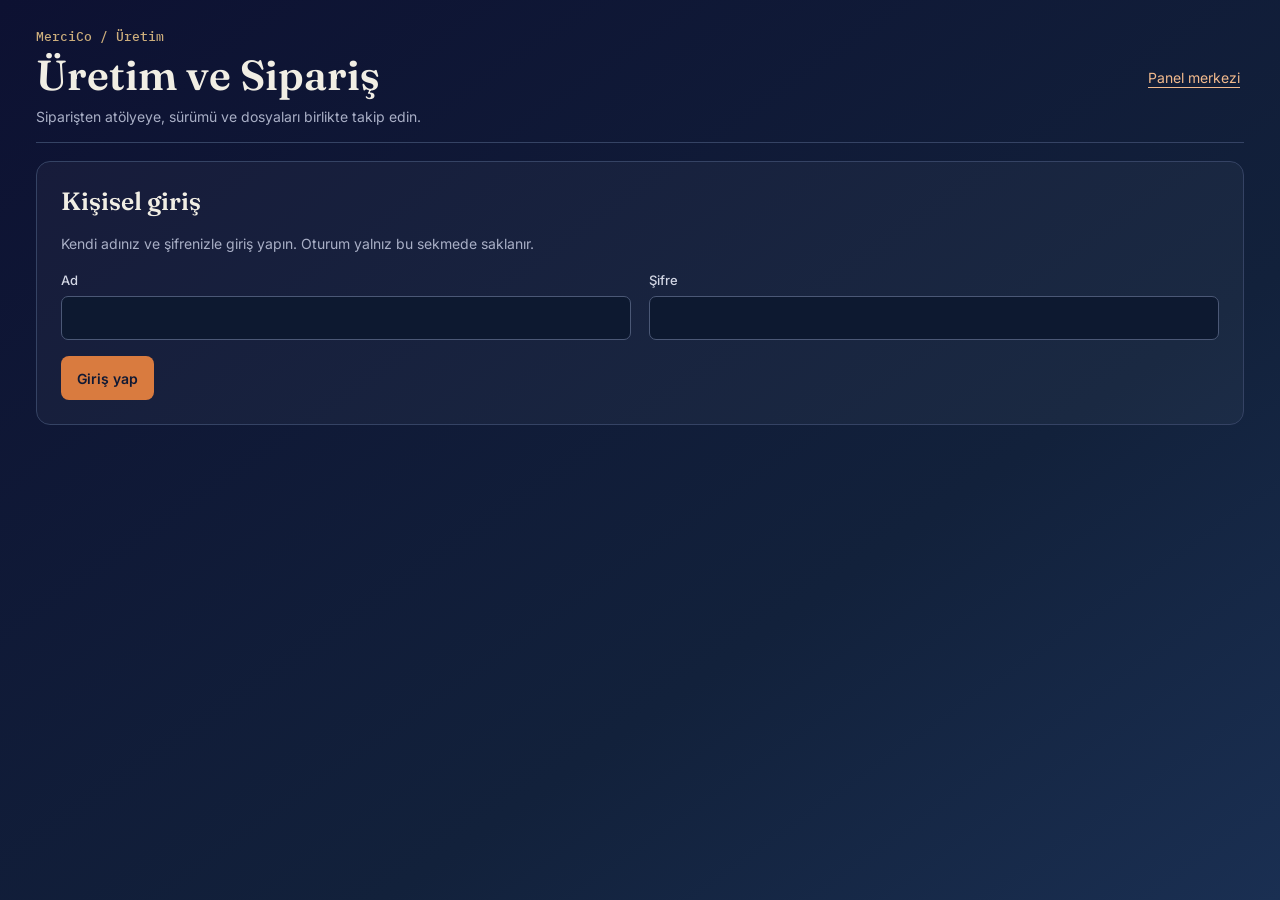
<file: uretim.html>
<!doctype html>
<html lang="tr">
<head>
<meta charset="utf-8">
<meta name="viewport" content="width=device-width, initial-scale=1">
<title>MerciCo — Üretim ve Sipariş</title>
<link rel="preconnect" href="https://fonts.googleapis.com">
<link href="https://fonts.googleapis.com/css2?family=Fraunces:opsz,wght@9..144,400;9..144,600&family=Inter:wght@400;500;600&family=IBM+Plex+Mono:wght@400;500&display=swap" rel="stylesheet">
<link rel="stylesheet" href="assets/uretim.css">
<script defer src="assets/uretim.js"></script>
</head>
<body class="production-page">
<div id="production-root" class="production" data-mode="production"></div>
<noscript>Üretim panelini kullanmak için JavaScript’i etkinleştirin.</noscript>
</body>
</html>
</file>
<file: assets/onay.css>
/* G64 customer approval page: phone first (390 px), light and dark follow the device. No login, no external fonts. */
:root{--bg:#F6F3EA;--card:#FFFFFF;--ink:#14203A;--muted:#5A6479;--line:#D9D4C5;--accent:#B85A1E;--accent-ink:#FFFFFF;--ok:#14705E;--ok-bg:#E1F3EE;--warn-bg:#FBEBD9;--err:#9B2C3F;--err-bg:#FBE4E8;--field:#FFFFFF}
@media (prefers-color-scheme:dark){:root:not([data-theme=light]){--bg:#0D1132;--card:#16254A;--ink:#F1EEE4;--muted:#B6BCD1;--line:#3A4A72;--accent:#F0A06A;--accent-ink:#101934;--ok:#8FE3CC;--ok-bg:#12423D;--warn-bg:#4A3B22;--err:#FFB8C4;--err-bg:#4A2636;--field:#0D1930}}
:root[data-theme=dark]{--bg:#0D1132;--card:#16254A;--ink:#F1EEE4;--muted:#B6BCD1;--line:#3A4A72;--accent:#F0A06A;--accent-ink:#101934;--ok:#8FE3CC;--ok-bg:#12423D;--warn-bg:#4A3B22;--err:#FFB8C4;--err-bg:#4A2636;--field:#0D1930}
*{box-sizing:border-box;min-width:0}
html{-webkit-text-size-adjust:100%}
body{margin:0;background:var(--bg);color:var(--ink);font:16px/1.55 system-ui,-apple-system,"Segoe UI",Roboto,sans-serif}
.onay{max-width:720px;margin:0 auto;padding:16px 16px 56px;overflow-wrap:anywhere}
.onay-head{display:flex;align-items:center;gap:12px;padding:8px 0 18px;border-bottom:1px solid var(--line);margin-bottom:18px}
.onay-logo{display:inline-grid;place-items:center;width:44px;height:44px;border-radius:10px;background:var(--accent);color:var(--accent-ink);font:700 24px Georgia,serif}
.onay-brand{font:600 20px/1.2 Georgia,serif}.onay-sub{color:var(--muted);font-size:14px}
.onay h1{font:600 22px/1.3 Georgia,serif;margin:0 0 4px}.onay h2{font:600 18px/1.3 Georgia,serif;margin:0 0 10px}
.onay-meta{color:var(--muted);margin:0 0 16px}
.onay-card{background:var(--card);border:1px solid var(--line);border-radius:14px;padding:16px;margin:0 0 16px}
.onay-product h2{margin-bottom:2px}.onay-chips{display:flex;flex-wrap:wrap;gap:6px;margin:8px 0}
.onay-chip{border:1px solid var(--line);border-radius:999px;padding:2px 10px;font-size:13px;color:var(--muted)}
.onay-images{display:grid;grid-template-columns:repeat(auto-fit,minmax(140px,1fr));gap:10px;margin:10px 0}
.onay-images img{width:100%;height:auto;max-height:260px;object-fit:contain;background:#fff;border:1px solid var(--line);border-radius:10px}
.onay-sizes{display:flex;flex-wrap:wrap;gap:6px;margin:8px 0;padding:0;list-style:none}
.onay-sizes li{border:1px solid var(--line);border-radius:8px;padding:4px 10px;font-variant-numeric:tabular-nums}
.onay-sizes b{margin-left:6px}
.onay-apps{margin:8px 0 0;padding:0;list-style:none}.onay-apps li{padding:8px 0;border-top:1px solid var(--line)}
.onay-apps small{display:block;color:var(--muted)}
.onay button,.onay .onay-btn{display:flex;align-items:center;justify-content:center;width:100%;min-height:52px;border-radius:12px;border:1px solid var(--accent);background:var(--accent);color:var(--accent-ink);font-weight:600;font-size:17px;font-family:inherit;text-decoration:none;cursor:pointer;padding:12px 16px}
.onay button.secondary,.onay .onay-btn.secondary{background:transparent;color:var(--ink);border-color:var(--line)}
.onay button:disabled{opacity:.55;cursor:wait}
.onay :focus-visible{outline:3px solid var(--accent);outline-offset:3px}
.onay label{display:block;font-weight:600;margin:12px 0 6px}
.onay input[type=text],.onay textarea{width:100%;border:1px solid var(--line);border-radius:10px;background:var(--field);color:var(--ink);font:inherit;padding:12px;min-height:48px}
.onay textarea{min-height:120px;resize:vertical}
.onay-actions{display:grid;gap:12px;margin-top:14px}
.onay details{margin:10px 0}.onay summary{cursor:pointer;font-weight:600;padding:8px 0}
.onay-terms{white-space:pre-wrap;font-size:14px;color:var(--muted);max-height:50vh;overflow:auto;margin:8px 0}
.onay-note{border-left:3px solid var(--accent);padding:6px 12px;margin:8px 0;background:var(--warn-bg);border-radius:0 8px 8px 0;white-space:pre-wrap}
.onay-note small{display:block;color:var(--muted)}
.onay-result{text-align:center;padding:28px 16px}.onay-result h1{margin-bottom:8px}
.onay-result.ok{background:var(--ok-bg);border-color:var(--ok)}.onay-result.ok h1{color:var(--ok)}
.onay-result.bad{background:var(--err-bg);border-color:var(--err)}.onay-result.bad h1{color:var(--err)}
.onay-error{color:var(--err);background:var(--err-bg);border-radius:10px;padding:10px 12px;margin:10px 0}
.onay-hint{color:var(--muted);font-size:14px;margin:8px 0 0}
[hidden]{display:none!important}
@media (min-width:900px){.onay{padding-top:32px}.onay-actions{grid-template-columns:1fr 1fr}}
</file>
<file: assets/uretim.css>
/* MerciCo: navy #0D1132 / #12213B, cream #F1EEE4, muted #A9AFC6,
   orange #D97B3F and teal #2E8F7C. Left-aligned workbench; serif headings,
   Inter controls, mono quantities. On narrow screens each record becomes a card. */
.production-page{margin:0;min-height:100vh;background:linear-gradient(145deg,#0D1132,#12213B 65%,#1A2F52);color:#F1EEE4}
.production{--p-base:#12213B;--p-ink:#F1EEE4;--p-muted:#A9AFC6;--p-line:#354364;--p-orange:#D97B3F;--p-teal:#2E8F7C;font-family:Inter,sans-serif;color:var(--p-ink);font-size:14px;line-height:1.6;max-width:1360px;margin:auto;padding:28px 36px 60px;overflow-wrap:anywhere}
.production *{box-sizing:border-box;min-width:0}
.production [hidden]{display:none!important}
.production h1,.production h2,.production h3{font-family:Fraunces,serif;font-weight:600;line-height:1.25;margin:0 0 16px}
.production h1{font-size:clamp(28px,4vw,42px)}.production h2{font-size:25px}.production h3{font-size:20px}
.production p{max-width:76ch}.production a{color:#F2BA8D;text-underline-offset:4px}.production button,.production input,.production select,.production textarea{font:inherit}
.production button,.production .p-button{cursor:pointer;display:inline-flex;align-items:center;justify-content:center;gap:7px;border:1px solid transparent;border-radius:8px;padding:10px 15px;background:var(--p-orange);color:#101934;font-weight:600;text-decoration:none;line-height:1.4;min-height:44px}
.production button.secondary{background:transparent;color:var(--p-ink);border-color:var(--p-line)}.production button.danger{background:#703b4a;color:#fff}
.production button:disabled{opacity:.5;cursor:wait}.production :focus-visible{outline:3px solid #F2BA8D;outline-offset:3px}
.production input,.production select,.production textarea{width:100%;background:#0D1930;border:1px solid #4B5876;border-radius:7px;padding:10px 12px;color:var(--p-ink);min-height:44px}
.production input[type=checkbox]{width:20px;min-height:20px;vertical-align:middle}.production input[type=file]{padding:8px;font-size:12px}.production textarea{min-height:85px;resize:vertical}.production label{display:block;color:#D2D6E4;font-size:13px}.production label>input,.production label>select,.production label>textarea{margin-top:6px}
.production .p-head{display:flex;justify-content:space-between;gap:24px;align-items:center;margin-bottom:26px;border-bottom:1px solid var(--p-line);padding-bottom:22px}.production .p-brand{font:500 13px 'IBM Plex Mono',monospace;color:#CDAE7C;margin-bottom:12px}.production .p-sub{margin:8px 0 0;color:var(--p-muted)}
.production .p-card{background:rgba(255,255,255,.035);border:1px solid var(--p-line);border-radius:14px;padding:24px;margin-bottom:20px}.production .p-login{max-width:640px}.production .p-row{display:flex;align-items:center;flex-wrap:wrap;gap:12px}.production .p-between{justify-content:space-between}.production .p-grid{display:grid;grid-template-columns:repeat(2,minmax(0,1fr));gap:18px}.production .p-grid.three{grid-template-columns:repeat(3,minmax(0,1fr))}.production .p-field{margin-bottom:16px}
.production .p-tabs{display:flex;gap:8px;flex-wrap:wrap;margin:22px 0}.production .p-tabs button{background:transparent;color:var(--p-muted);border-color:var(--p-line);font-weight:500}.production .p-tabs button[aria-selected=true]{background:#233F59;border-color:#578F9B;color:#fff}
.production .p-notice{padding:12px 16px;border:1px solid #876D38;border-radius:8px;background:#493D24;color:#FFE5A3;margin:12px 0}.production .p-notice.error{background:#4A2636;border-color:#AA6872;color:#FFD9DF}.production .p-notice:empty{display:none}.production .p-muted{color:var(--p-muted)}
.production .p-badge{display:inline-block;border:1px solid #566584;border-radius:5px;padding:3px 8px;font-size:12px;line-height:1.6;background:#21314C;color:#DAE2F4}.production .p-badge.good{background:#174B47;color:#BCF1E2;border-color:#397D70}.production .p-badge.warn{background:#493D24;color:#FFE5A3;border-color:#876D38}.production .p-badge.bad{background:#4A2636;color:#FFD9DF;border-color:#AA6872}
.production .p-table{width:100%;border-collapse:collapse;table-layout:fixed}.production .p-table th{text-align:left;color:var(--p-muted);font-size:12px;font-weight:500;padding:12px 9px;border-bottom:1px solid var(--p-line)}.production .p-table td{padding:16px 9px;border-bottom:1px solid var(--p-line);vertical-align:top;overflow-wrap:anywhere}.production .p-table td:first-child{padding-left:0}.production .p-table tr:last-child td{border-bottom:0}.production .p-number{font-family:'IBM Plex Mono',monospace;font-variant-numeric:tabular-nums}.production .p-table button{padding:6px 10px;font-size:12px;min-height:44px}
.production .p-empty{color:var(--p-muted);padding:24px 0}.production .p-sizes{display:grid;grid-template-columns:repeat(8,minmax(0,1fr));gap:8px}.production .p-sizes input{padding:9px 5px;text-align:center}.production .p-line{border-left:3px solid #2E8F7C}.production .p-actions{display:flex;gap:10px;flex-wrap:wrap;margin-top:20px}.production .p-step{font:13px 'IBM Plex Mono',monospace;color:#CDAE7C;margin-bottom:12px}
.production .p-files{display:grid;grid-template-columns:repeat(2,minmax(0,1fr));gap:16px}.production .p-file{border:1px solid var(--p-line);padding:16px;border-radius:10px}.production .p-file iframe{width:100%;height:300px;border:0;background:white;border-radius:5px}.production .p-file .p-actions{margin-top:12px}.production.p-dialog{width:min(640px,calc(100vw - 32px));max-height:85vh;overflow:auto;background:#12213B;color:#F1EEE4;border:1px solid #64728C;border-radius:14px;padding:26px}.production.p-dialog::backdrop{background:rgba(0,0,0,.7)}
.production .p-order-title{border-bottom:1px solid var(--p-line);padding-bottom:18px;margin-bottom:22px}.production .p-check{display:flex;align-items:center;gap:10px}.production .p-check input{margin:0}.production .p-inline-error{color:#FFD9DF}.production details{margin:14px 0}.production summary{cursor:pointer;color:#F2BA8D}.production .p-stock-item{padding:18px 0;border-bottom:1px solid var(--p-line)}.production .p-stock-item:last-child{border:0}.production .p-stock-count{max-width:520px;margin-top:16px}.production .p-success{color:#BCF1E2}
#view-stok .production{padding:0;max-width:none}
@media(max-width:700px){.production{padding:20px 16px 40px}.production .p-head{display:block}.production .p-head .p-row{margin-top:18px}.production .p-card{padding:18px 14px}.production .p-grid,.production .p-grid.three,.production .p-files{grid-template-columns:1fr}.production .p-sizes{grid-template-columns:repeat(4,minmax(0,1fr))}.production .p-table,.production .p-table tbody,.production .p-table tr,.production .p-table td{display:block;width:100%}.production .p-table thead{display:none}.production .p-table tr{border-bottom:1px solid var(--p-line);padding:14px 0}.production .p-table td,.production .p-table td:first-child{border:0;padding:6px 0;display:flex;justify-content:space-between;gap:14px}.production .p-table td::before{content:attr(data-label);color:var(--p-muted);flex:0 0 42%;font-family:Inter,sans-serif;font-size:12px}.production .p-table td>*{max-width:58%}.production .p-tabs{gap:6px}.production .p-tabs button{padding:10px;font-size:12px}.production .p-stage{border-radius:6px}}
@media(prefers-reduced-motion:reduce){.production *{scroll-behavior:auto;transition:none!important}}
/* The existing stock page uses a light workspace. Keep its new ledger scoped;
   the sample view continues to use the original stylesheet and sync indicator. */
#view-stok .production{--p-base:#fff;--p-ink:#12213B;--p-muted:#59667A;--p-line:#D6DDE9}
#view-stok .production .p-card{background:#fff}
#view-stok .production input,#view-stok .production select,#view-stok .production textarea{background:#fff;border-color:#A8B5C8;color:#12213B}
#view-stok .production label{color:#46546C}
#view-stok .production a,#view-stok .production summary{color:#9A4A1D}
#view-stok .production .p-brand{color:#9A4A1D}
.production label{text-transform:none;letter-spacing:normal;font-weight:500}
body:has(#view-stok.active)>.top .header-right{display:none}

/* Dialogs are mounted directly on body, outside the workbench root. */
.production.p-dialog{box-sizing:border-box;max-width:calc(100vw - 32px);margin:auto;color-scheme:dark}
.production.p-dialog button:disabled{opacity:1;background:#23314B;color:#C1C9DC;cursor:default}
.production.p-dialog select:disabled{opacity:1;background:#0D1930;color:#D2D6E4;-webkit-text-fill-color:#D2D6E4}
.production .p-check{justify-content:flex-start;min-height:44px;align-self:center;margin-top:20px}
.production .p-check input{flex:0 0 20px;appearance:none;position:relative;background:#0D1930;border:1px solid #A9AFC6;width:20px;height:20px;min-height:20px;padding:0;border-radius:4px}
.production .p-check input:checked{background:#2E8F7C;border-color:#A9DACF}
.production .p-check input:checked::after{content:'✓';position:absolute;inset:0;color:#fff;font-size:16px;line-height:18px;text-align:center}
.production .p-file-picker{display:flex;align-items:center;flex-wrap:wrap;gap:10px;margin-top:6px}
.production .p-file-name{color:var(--p-muted);overflow-wrap:anywhere}
@media(max-width:700px){.production.p-dialog{width:calc(100vw - 32px);padding:24px 20px}.production .p-check{margin-top:0}}
.production .p-message{white-space:pre-line}

.production .p-new-media{border-top:1px solid var(--p-line);margin-top:22px;padding-top:22px}
.production .p-selected-file{display:flex;gap:12px;align-items:center;margin:10px 0;overflow-wrap:anywhere}
.production .p-selected-file img{width:72px;height:72px;object-fit:contain;border-radius:7px;background:#F1EEE4;flex:0 0 72px}
.production .p-design-row{border:1px solid var(--p-line);padding:16px;margin:12px 0;border-radius:10px}
.production #order-media{scroll-margin-top:20px}
.production .p-pdf-preview{width:72px;min-height:72px;flex:0 0 72px;background:#F1EEE4;border-radius:7px;color:#12213B;display:flex;flex-direction:column;align-items:center;justify-content:center;font-size:11px}.production .p-pdf-preview>span:first-child{font-size:28px;line-height:1}

.production input[readonly]{color:var(--p-muted);cursor:default}

.production .p-auto{display:grid;gap:12px;margin:14px 0}
.production .p-auto-row{border:1px solid var(--p-line);border-radius:10px;padding:12px 14px;display:grid;gap:8px}
.production .p-notice.warn{background:#3A3115;color:#FFE9A8;border:1px solid #8A7425}
.production .p-vector{display:flex;flex-wrap:wrap;align-items:center;gap:8px;margin:8px 0}
.production .p-thumb{width:72px;height:72px;object-fit:contain;border-radius:7px;background:#F1EEE4}
/* G39: sizes are corrected inside the measurement row; the upload form folds behind one button. */
.production .p-manual-slot:empty{display:none}
.production .p-manual-inline{border-top:1px dashed var(--p-line);padding-top:12px;display:grid;gap:10px;max-width:560px}
.production .p-manual-fields{display:grid;grid-template-columns:repeat(2,minmax(0,1fr));gap:12px}
.production .p-manual-inline .p-inline-error{margin:0}.production .p-manual-inline .p-inline-error:empty{display:none}
.production .p-vector-detail{color:var(--p-muted);font-size:13px;flex-basis:100%}
.production .p-upload{margin:14px 0;display:grid;gap:12px;justify-items:start}.production .p-upload>form{width:100%}
@media(max-width:700px){.production .p-manual-fields{grid-template-columns:1fr 1fr}}
/* Kartela: numbered colour circles */
.production .p-kd{position:relative;display:inline-flex;align-items:center;justify-content:center;flex:0 0 auto;width:30px;height:30px;border-radius:50%;border:1px solid rgba(127,127,127,.45);background:#888;font:600 12px 'IBM Plex Mono',monospace;line-height:1;vertical-align:middle}
.production .p-kd.light{border:1.5px solid #6F7A90}
.production .p-kd.dokulu{background-image:repeating-linear-gradient(45deg,rgba(0,0,0,.16) 0 2px,transparent 2px 5px)}
.production .p-kd-warn{position:absolute;top:-5px;right:-5px;width:15px;height:15px;border-radius:50%;background:#F2BA8D;color:#12213B;font:700 10px/15px Inter,sans-serif;text-align:center}
.production .p-kgrid{display:grid;grid-template-columns:repeat(6,minmax(0,1fr));gap:10px;margin:14px 0}
.production .p-kgrid .p-kcell{flex-direction:column;gap:6px;padding:8px 4px;min-height:84px;min-width:0;font-weight:500}
.production .p-kgrid .p-kcell .p-kd{width:40px;height:40px;font-size:14px}
.production .p-kname{font-size:11px;line-height:1.25;text-align:center;overflow-wrap:anywhere;color:var(--p-muted)}
.production .p-kinfo{display:flex;align-items:center;gap:8px;margin:-8px 0 14px;min-height:0;color:var(--p-muted);font-size:13px}.production .p-kinfo:empty{display:none}
.production .p-kinline{display:inline-flex;align-items:center;gap:6px;margin-top:4px;color:var(--p-muted);font-size:12px}.production .p-kinline .p-kd{width:18px;height:18px;font-size:0}
.production .p-picked{outline:2px solid var(--p-teal);outline-offset:6px;border-radius:6px}
@media(max-width:700px){.production .p-kgrid{grid-template-columns:repeat(4,minmax(0,1fr))}}
@media(max-width:340px){.production .p-kgrid{grid-template-columns:repeat(3,minmax(0,1fr))}}

.production .p-media-heading{margin-top:18px}.production .p-media-heading h4{margin:0}.production .p-kalip{max-width:100%;min-width:0}.production .p-kalip .p-field{display:flex;align-items:center;gap:8px;margin:0}.production .p-kalip select{width:auto;max-width:100%;min-width:0;font-size:13px;padding:6px 10px}.production .p-measure-context{margin:0;color:var(--p-muted);font-size:13px}


/* A placement uses the coordinates of the decoded product raster. */
.production .p-measured{margin:0;max-width:520px}
.production .p-measured figcaption{color:var(--p-muted);font-size:13px;margin-top:5px}
.production .p-measured-stage{position:relative;margin-block:26px;isolation:isolate}
.production .p-measured-raster{display:block;width:100%;height:auto;border-radius:7px;background:#F1EEE4}
.production .p-placement{position:absolute;inset:0;pointer-events:none;--measure-ink:#A8E5FF;--measure-edge:#12304A}
.production .p-placement-box,.production .p-dimension,.production .p-dimension-value{position:absolute}
.production .p-placement-box{left:var(--x);top:var(--y);width:var(--w);height:var(--h);border:1px solid var(--measure-ink);box-shadow:0 0 0 1px var(--measure-edge)}
.production .p-dimension-width,.production .p-dimension-height{color:var(--measure-ink);filter:drop-shadow(0 0 1px var(--measure-edge)) drop-shadow(0 0 1px var(--measure-edge))}
.production .p-dimension-width{left:var(--x);width:var(--w);top:calc(var(--y) + var(--h) + var(--width-gap,7px));border-top:2px solid}
.production .p-dimension-height{top:var(--y);height:var(--h);left:calc(var(--x) + var(--w) + 7px);border-left:2px solid}
.production .p-dimension::before,.production .p-dimension::after{content:'';position:absolute;background:currentColor}
.production .p-dimension-width::before,.production .p-dimension-width::after{top:-5px;width:2px;height:8px}
.production .p-dimension-width::before{left:0}.production .p-dimension-width::after{right:0}
.production .p-dimension-height::before,.production .p-dimension-height::after{left:-5px;width:8px;height:2px}
.production .p-dimension-height::before{top:0}.production .p-dimension-height::after{bottom:0}
.production .p-dimension-value{z-index:1;display:flex}
.production .p-dimension-en{inset-inline:0;top:calc(var(--y) + var(--h) + var(--width-gap,7px) + 5px);--mid:calc(var(--x) + var(--w) / 2)}
.production .p-dimension-en::before,.production .p-dimension-en::after{content:'';flex:1;flex-basis:0}
.production .p-dimension-en::before{flex-basis:var(--mid)}
.production .p-dimension-en::after{flex-basis:calc(100% - var(--mid))}
.production .p-dimension-label{display:block;flex:none;border-radius:5px;background:var(--measure-edge);color:#DCF4FF;padding:2px 6px;line-height:1.2;white-space:nowrap;font:600 13px/1.2 Inter,sans-serif;font-variant-numeric:tabular-nums}
.production .p-dimension-boy{top:clamp(10px,calc(var(--y) + var(--h) / 2),calc(100% - 10px));left:calc(var(--x) + var(--w) + 12px);transform:translateY(-50%)}
.production .p-placement-above .p-dimension-width{top:calc(var(--y) - var(--width-gap,7px) - 1px)}
.production .p-placement-above .p-dimension-en{top:auto;bottom:calc(100% - var(--y) + var(--width-gap,7px) + 5px)}
.production .p-placement-left .p-dimension-height{left:calc(var(--x) - 8px)}
.production .p-placement-left .p-dimension-boy{left:auto;right:calc(100% - var(--x) + 12px)}
.production .p-placement-no-height .p-dimension-height,.production .p-placement-no-height .p-dimension-boy{display:none}
.production .p-placement-candidate .p-placement-box,.production .p-placement-candidate .p-dimension{border-style:dashed}
.production .p-manual-preview{max-width:360px}
.production .p-manual-preview:empty{display:none}
.production .p-extraction-preview{flex-basis:100%}
.production .p-extraction-preview:empty{display:none}
.production .p-extraction-preview iframe{width:100%;height:300px;border:0;border-radius:5px;background:white}

.production .p-notice.info{background:#1F3447;color:#CFE6FA;border:1px solid #3E6385;padding:6px 12px;font-size:.9em;margin:6px 0}

.production .p-front-question,.production .p-suggestion{display:grid;gap:8px}.production .p-front-question>p,.production .p-suggestion>p{margin:0}.production .p-front-question .p-inline-error,.production .p-suggestion .p-inline-error{margin:0}.production .p-front-question .p-inline-error:empty,.production .p-suggestion .p-inline-error:empty{display:none}.production .p-front-question .p-manual-preview{max-width:240px}.production .p-front-question .p-actions .p-btn,.production .p-front-question .p-actions button{min-height:44px}
/* G64: customer link block */
.production a.p-button.secondary{background:transparent;color:var(--p-ink);border-color:var(--p-line)}
.production .p-customer-link{margin-top:12px}.production .p-customer-link input{margin-bottom:10px}
.production .p-customer-note{white-space:pre-wrap;margin:6px 0 0}

/* G73: ergonomics. Touch targets >= 44 px, a single "next step" strip, compact order cards, a fixed toast. */
.production summary{padding:12px 0;min-height:44px;box-sizing:border-box}
.production .p-head{gap:12px;padding-bottom:14px;margin-bottom:18px}
.production .p-head h1{margin:0}.production .p-head .p-brand{margin-bottom:4px}.production .p-head .p-sub{margin-top:4px}
.production .p-head a{display:inline-flex;align-items:center;min-height:44px;padding:0 4px}
.production .p-head-actions{flex-wrap:nowrap;gap:10px;justify-content:flex-end}
.production .p-tabs{margin:14px 0}
.production .p-toast{position:fixed;left:50%;transform:translateX(-50%);bottom:16px;width:min(560px,calc(100vw - 32px));z-index:30;margin:0;box-shadow:0 8px 28px rgba(0,0,0,.5);cursor:pointer;max-height:40vh;overflow:auto}
.production .p-list-head{flex-wrap:nowrap;align-items:flex-start}.production .p-list-head h2{margin-bottom:4px}.production .p-list-head p{margin:0}
.production .p-ocards{display:grid;gap:10px;margin-top:14px}
.production .p-ocard{display:flex;align-items:center;gap:4px;border:1px solid var(--p-line);border-radius:12px;background:rgba(255,255,255,.04)}
.production .p-ocard.p-need{border-left:3px solid var(--p-orange)}
.production .p-ocard .p-ocard-main{flex:1 1 auto;display:grid;grid-template-columns:minmax(0,1fr);align-content:center;justify-content:stretch;justify-items:start;text-align:left;gap:3px;background:transparent;color:var(--p-ink);border:0;border-radius:12px;padding:8px 4px 8px 14px;font-weight:400;min-height:64px}
.production .p-ocard-title{font-size:15px;line-height:1.3}.production .p-ocard-title strong{font-weight:600}
.production .p-ocard-badges{display:flex;flex-wrap:wrap;gap:4px}.production .p-ocard-badges .p-badge{font-size:11px;padding:1px 6px;line-height:1.5}
.production .p-ocard-meta{font-size:12px;line-height:1.35;color:var(--p-muted)}
.production .p-ocard .p-ocard-del{flex:0 0 auto;margin-right:10px;min-width:56px}
.production .p-next{display:flex;align-items:center;justify-content:space-between;gap:16px;margin-bottom:20px;padding:16px 22px;border:1px solid #876D38;border-left:4px solid var(--p-orange);border-radius:14px;background:rgba(217,123,63,.12)}
.production .p-next.p-next-bitti{border-color:#397D70;background:rgba(46,143,124,.14)}
.production .p-next-text{margin:0;font-weight:500}.production .p-next-actions{display:flex;flex-wrap:wrap;gap:10px}.production .p-next-actions:empty{display:none}
.production .p-line-actions{margin-top:14px}
.production .p-head-nav{flex-wrap:nowrap}
@media(max-width:700px){
.production{padding:12px 16px 40px}
.production .p-head{display:flex;align-items:center;margin-bottom:8px;padding-bottom:8px}.production .p-head .p-row{margin-top:0}
.production .p-head h1{font-size:24px}.production .p-head .p-brand{font-size:11px;margin-bottom:0}
.production .p-sub,.production .p-wide,.production .p-list-sub{display:none}
.production .p-tabs{margin:8px 0}
.production .p-card{padding:14px;margin-bottom:12px}
.production .p-order-head{gap:8px}.production .p-order-head h2{font-size:20px;margin-bottom:6px}.production .p-head-nav{width:100%}.production .p-head-nav button{flex:1 1 0}
.production .p-field{margin-bottom:10px}
.production .p-order-fields.p-grid.three{grid-template-columns:1fr 1fr;gap:0 10px}.production .p-order-fields .p-field:last-child{grid-column:1/-1}
.production .p-line>.p-grid{grid-template-columns:1fr 1fr;gap:0 10px}.production .p-line>.p-grid>:nth-child(3),.production .p-line>.p-grid>:last-child{grid-column:1/-1}
.production .p-sizes{gap:2px 6px}.production .p-sizes input{padding:9px 2px}
.production .p-line textarea{min-height:64px}
.production .p-next{position:fixed;left:0;right:0;bottom:0;z-index:20;display:grid;gap:8px;margin:0;padding:10px 16px calc(10px + env(safe-area-inset-bottom));border:0;border-top:1px solid #64728C;border-radius:0;background:#12213B;box-shadow:0 -6px 18px rgba(0,0,0,.45)}
.production .p-next.p-next-bitti,.production .p-next.p-next-belge{position:static;box-shadow:none;border:1px solid var(--p-line);border-radius:12px;margin-bottom:12px}
.production .p-next-text{font-size:13px;line-height:1.35}
.production .p-next-actions{flex-wrap:nowrap}.production .p-next-actions button{flex:1 1 auto;min-height:48px;padding:8px 10px}
.production:has(.p-next-actions>button){padding-bottom:calc(140px + env(safe-area-inset-bottom))}
.production:has(.p-next-actions>button) .p-toast{bottom:calc(132px + env(safe-area-inset-bottom))}
}
@media(prefers-reduced-motion:reduce){html{scroll-behavior:auto}}
</file>
